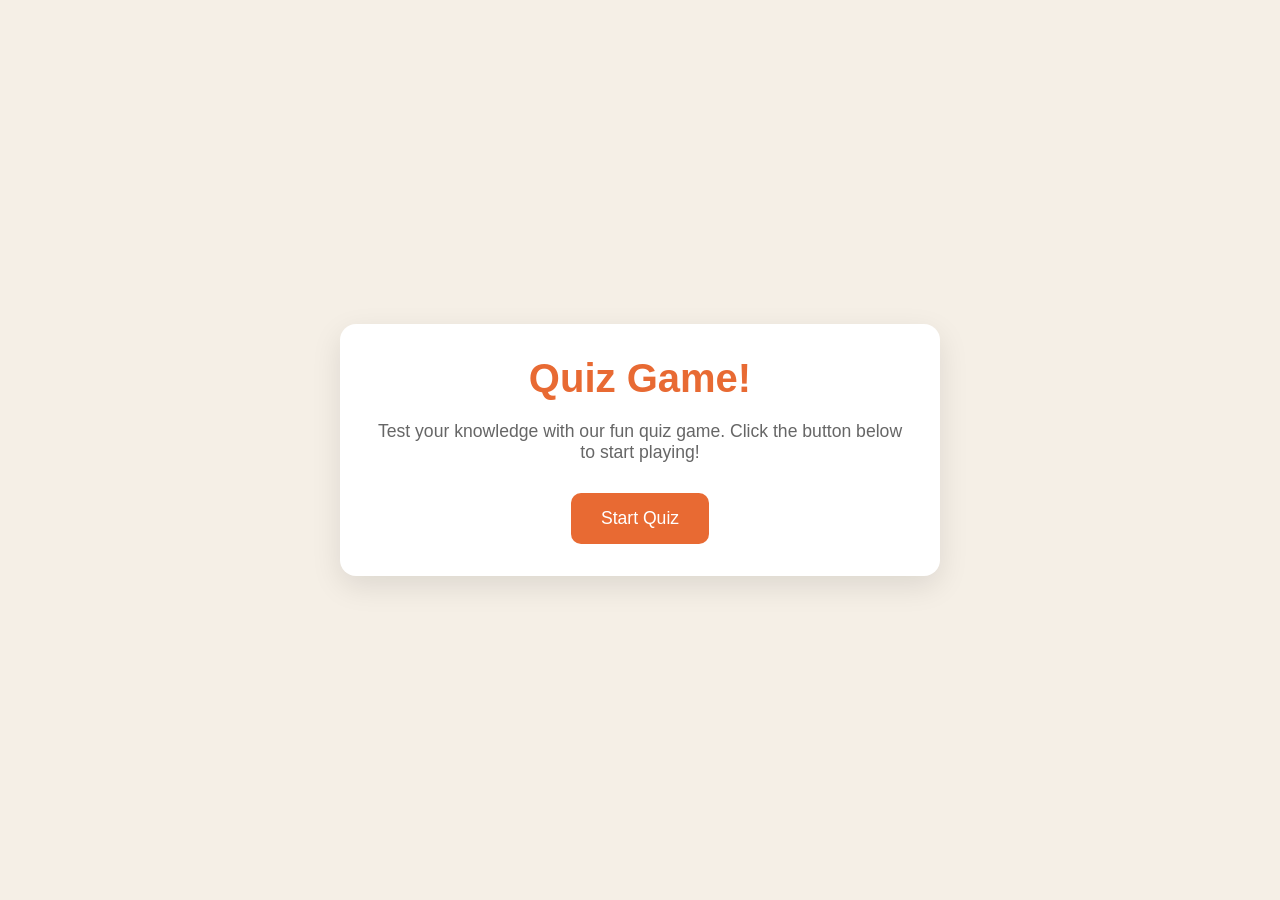
<file: 01-quiz-game/index.html>
<!DOCTYPE html>
<html lang="en">
<head>
    <meta charset="UTF-8">
    <meta name="viewport" content="width=device-width, initial-scale=1.0">
    <title>Quiz Game</title>
    <link rel="stylesheet" href="style.css">
</head>
<body>
    <div class="container"> 
        <div class="screen active" id="start-screen">
            <h1>Quiz Game!</h1>

            <p>Test your knowledge with our fun quiz game. Click the button below to start playing!</p>

            <button id="start-btn">Start Quiz</button>
        </div>

        <div class="screen" id="quiz-screen">
            <div id="quiz-header">
                <h2 id="question-text">Question text</h2>

                <div class="quiz-info">
                    <p>
                        Question <span id="current-question">1</span> of <span id="total-questions">5</span>
                    </p>

                    <p>
                        Score: <span id="score">0</span>
                    </p>           
                </div>
            </div>
 
            <div class="answers-container" id="answers-container">
                <!-- Answer buttons will be generated here -->
            </div>

            <div class="progress-bar">
                <div class="progress" id="progress"></div>
            </div>
        </div>

        <div class="screen" id="result-screen">
            <h1>Quiz Completed!</h1>
            <div class="result-info">
                <p>You scored <span id="final-score">0</span> out of <span id="max-score">5</span></p>
                
                <div id="result-message">Good job!</div>
            </div>

            <button id="restart-btn">Play Again</button>
        </div>
    </div>

    <script src="script.js"></script>   
</body>
</html>
</file>
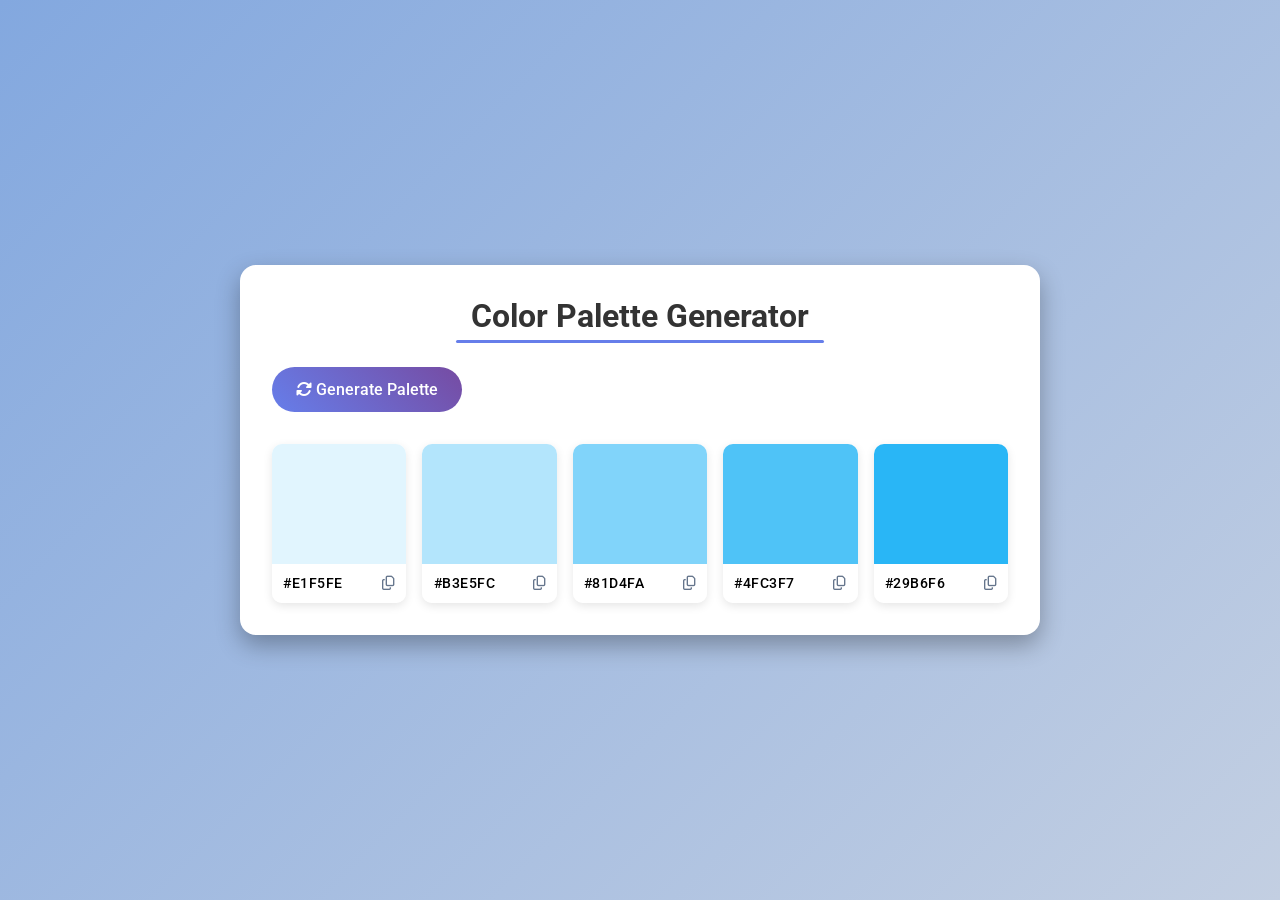
<file: 02-color-palette-generator/index.html>
<!DOCTYPE html>
<html lang="en">
  <head>
    <meta charset="UTF-8" />
    <meta name="viewport" content="width=device-width, initial-scale=1.0" />
    <title>Color Palette Generator</title>
    <link
      rel="stylesheet"
      href="https://cdnjs.cloudflare.com/ajax/libs/font-awesome/6.7.2/css/all.min.css"
      integrity="sha512-Evv84Mr4kqVGRNSgIGL/F/aIDqQb7xQ2vcrdIwxfjThSH8CSR7PBEakCr51Ck+w+/U6swU2Im1vVX0SVk9ABhg=="
      crossorigin="anonymous"
      referrerpolicy="no-referrer"
    />
    <link rel="stylesheet" href="style.css" />
  </head>
  <body>
    <div class="container">
      <h1>Color Palette Generator</h1>

      <button id="generate-btn">
        <i class="fas fa-sync-alt"></i>
        Generate Palette
      </button>

      <div class="palette-container">
        <!-- COLOR BOX 1 -->
        <div class="color-box">
          <div class="color" style="background-color: #e1f5fe"></div>
          <div class="color-info">
            <span class="hex-value">#E1F5FE</span>
            <i class="far fa-copy copy-btn" title="Copy to clipboard"></i>
          </div>
        </div>
        <!-- COLOR BOX 2 -->
        <div class="color-box">
          <div class="color" style="background-color: #b3e5fc"></div>
          <div class="color-info">
            <span class="hex-value">#B3E5FC</span>
            <i class="far fa-copy copy-btn" title="Copy to clipboard"></i>
          </div>
        </div>
        <!-- COLOR BOX 3 -->
        <div class="color-box">
          <div class="color" style="background-color: #81d4fa"></div>
          <div class="color-info">
            <span class="hex-value">#81D4FA</span>
            <i class="far fa-copy copy-btn" title="Copy to clipboard"></i>
          </div>
        </div>
        <!-- COLOR BOX 4 -->
        <div class="color-box">
          <div class="color" style="background-color: #4fc3f7"></div>
          <div class="color-info">
            <span class="hex-value">#4FC3F7</span>
            <i class="far fa-copy copy-btn" title="Copy to clipboard"></i>
          </div>
        </div>
        <!-- COLOR BOX 5 -->
        <div class="color-box">
          <div class="color" style="background-color: #29b6f6"></div>
          <div class="color-info">
            <span class="hex-value">#29B6F6</span>
            <i class="far fa-copy copy-btn" title="Copy to clipboard"></i>
          </div>
        </div>
      </div>
    </div>

    <script src="script.js"></script>
  </body>
</html>
</file>
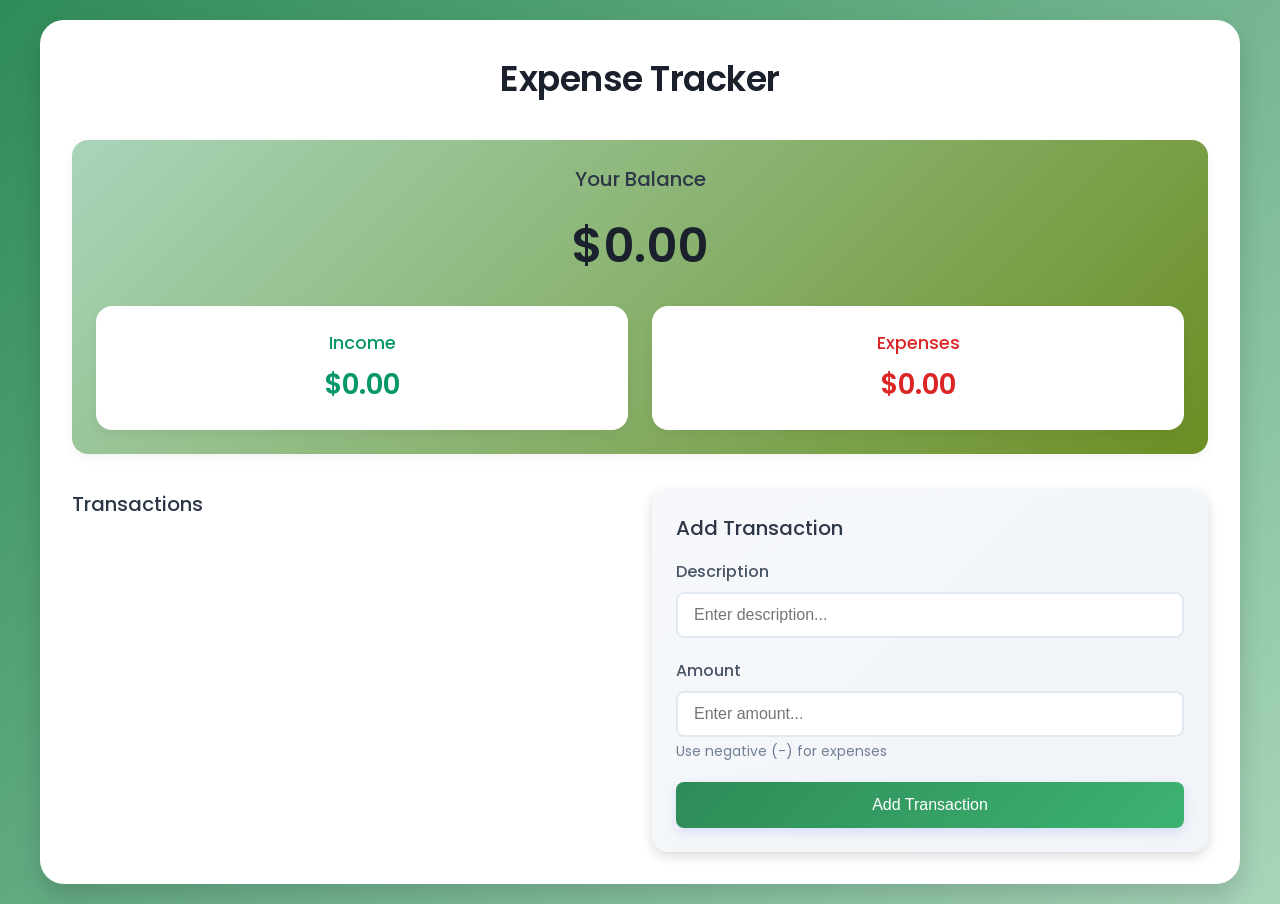
<file: 04-expense-tracker/index.html>
<!DOCTYPE html>
<html lang="en">
  <head>
    <meta charset="UTF-8" />
    <meta name="viewport" content="width=device-width, initial-scale=1.0" />
    <title>Expense Tracker</title>
    <link rel="stylesheet" href="style.css" />
    <link
      href="https://fonts.googleapis.com/css?family=Poppins:100,100italic,200,200italic,300,300italic,regular,italic,500,500italic,600,600italic,700,700italic,800,800italic,900,900italic"
      rel="stylesheet"
    />
  </head>
  <body>
    <div class="container">
      <h1>Expense Tracker</h1>

      <div class="balance-container">
        <h2>Your Balance</h2>
        <h1 id="balance">$0.00</h1>

        <div class="summary">
          <div class="income">
            <h3>Income</h3>
            <p id="income-amount">$0.00</p>
          </div>
          <div class="expenses">
            <h3>Expenses</h3>
            <p id="expense-amount">$0.00</p>
          </div>
        </div>
      </div>

      <div class="main-content">
        <div class="transaction-container">
          <h2>Transactions</h2>
          <ul id="transaction-list">
            <!-- TRANSACTIONS WILL BE INSERTED HERE -->
          </ul>
        </div>

        <div class="form-container">
          <h2>Add Transaction</h2>

          <form id="transaction-form">
            <div class="form-group">
              <label for="description">Description</label>
              <input type="text" id="description" placeholder="Enter description..." required />
            </div>

            <div class="form-group">
              <label for="amount">Amount</label>
              <input type="number" id="amount" placeholder="Enter amount..." required />
              <small>Use negative (-) for expenses</small>
            </div>

            <button type="submit">Add Transaction</button>
          </form>
        </div>
      </div>
    </div>

    <script src="script.js"></script>
  </body>
</html>
</file>
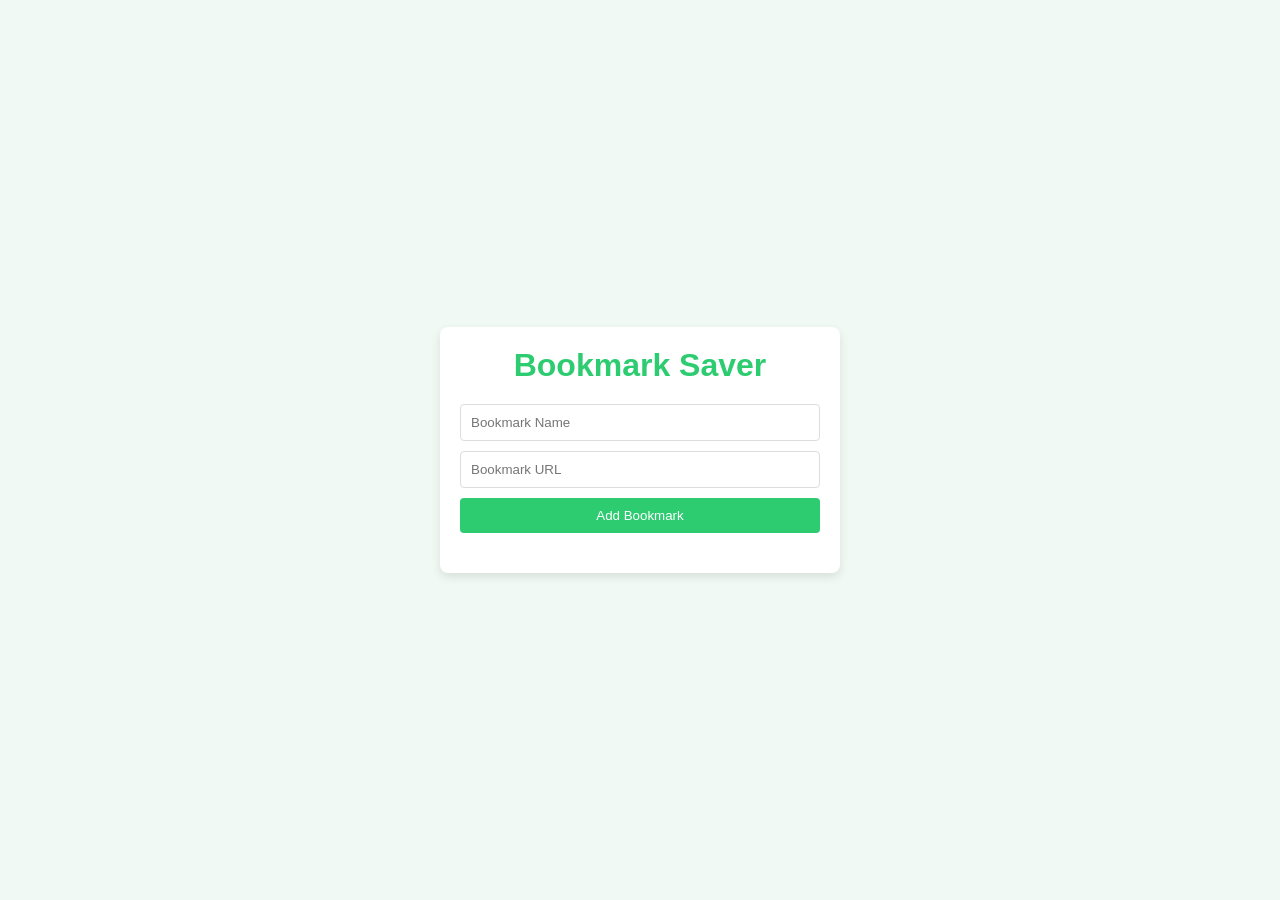
<file: 05-bookmark-saver/index.html>
<!DOCTYPE html>
<html lang="en">
  <head>
    <meta charset="UTF-8" />
    <meta name="viewport" content="width=device-width, initial-scale=1.0" />
    <title>Bookmark Saver</title>
    <link rel="stylesheet" href="style.css" />
  </head>
  <body>
    <div class="app-container">
      <h1>Bookmark Saver</h1>
      <div class="input-container">
        <input type="text" id="bookmark-name" placeholder="Bookmark Name" />
        <input type="url" id="bookmark-url" placeholder="Bookmark URL" />
        <button id="add-bookmark">Add Bookmark</button>
      </div>

      <ul id="bookmark-list"></ul>
    </div>

    <script src="script.js"></script>
  </body>
</html>
</file>
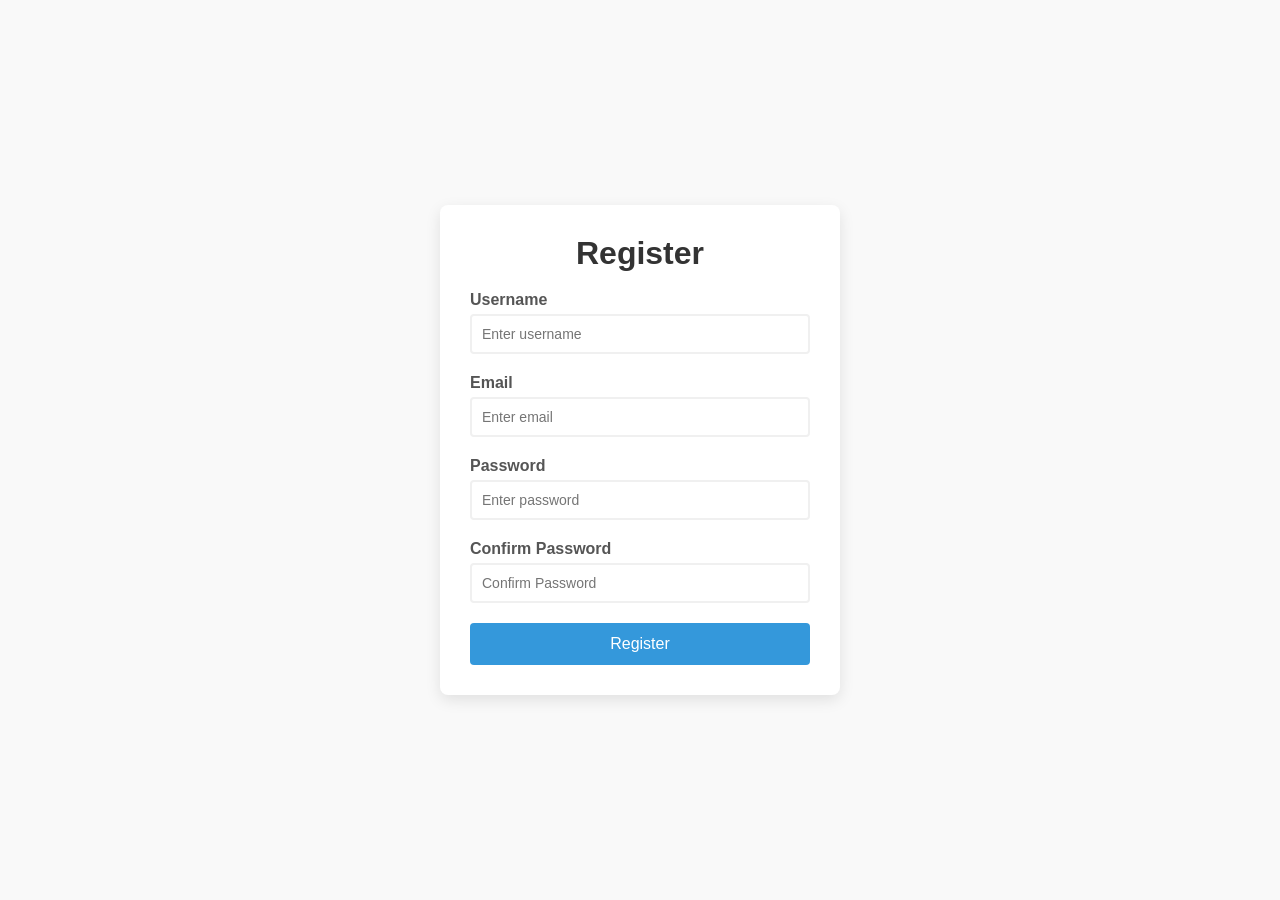
<file: 06-form-validator/index.html>
<!DOCTYPE html>
<html lang="en">
  <head>
    <meta charset="UTF-8" />
    <meta name="viewport" content="width=device-width, initial-scale=1.0" />
    <title>Form Validator</title>
    <link rel="stylesheet" href="style.css" />
  </head>
  <body>
    <div class="container">
      <form id="registration-form">
        <h1>Register</h1>

        <!-- username -->
        <div class="form-group">
          <label for="username">Username</label>
          <input type="text" id="username" placeholder="Enter username" />
          <small></small>
        </div>
        <!-- email -->
        <div class="form-group">
          <label for="email">Email</label>
          <input type="email" id="email" placeholder="Enter email" />
          <small></small>
        </div>
        <!-- password -->
        <div class="form-group">
          <label for="password">Password</label>
          <input type="password" id="password" placeholder="Enter password" />
          <small></small>
        </div>
        <!-- confirm password -->
        <div class="form-group">
          <label for="confirmPassword">Confirm Password</label>
          <input type="password" id="confirmPassword" placeholder="Confirm Password" />
          <small></small>
        </div>
        <!-- submit btn -->
        <button type="submit">Register</button>
      </form>
    </div>

    <script src="script.js"></script>
  </body>
</html>
</file>
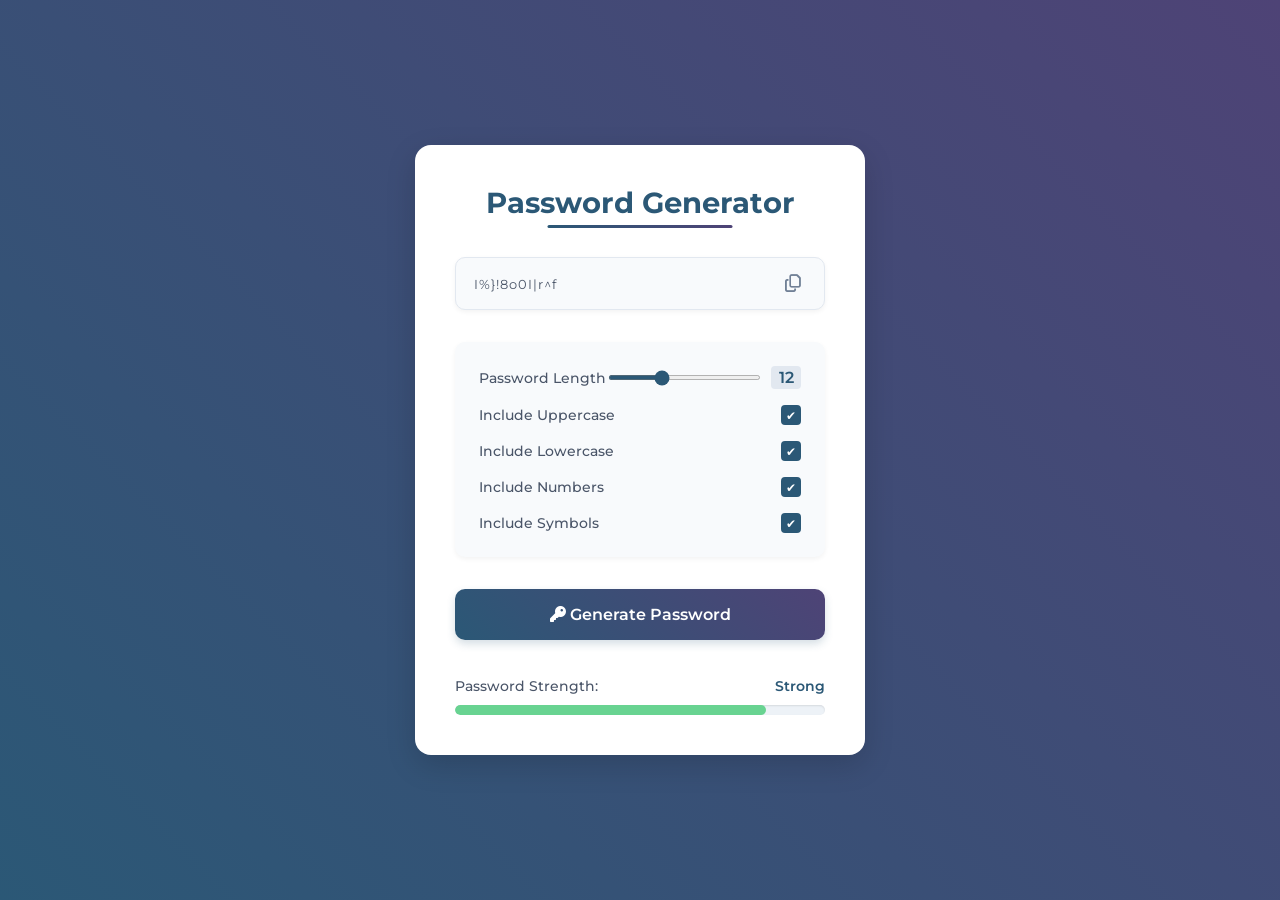
<file: 07-password-generator/index.html>
<!DOCTYPE html>
<html lang="en">
  <head>
    <meta charset="UTF-8" />
    <meta name="viewport" content="width=device-width, initial-scale=1.0" />
    <title>Password Generator</title>
    <link rel="stylesheet" href="style.css" />
    <link
      rel="stylesheet"
      href="https://cdnjs.cloudflare.com/ajax/libs/font-awesome/6.7.2/css/all.min.css"
      integrity="sha512-Evv84Mr4kqVGRNSgIGL/F/aIDqQb7xQ2vcrdIwxfjThSH8CSR7PBEakCr51Ck+w+/U6swU2Im1vVX0SVk9ABhg=="
      crossorigin="anonymous"
      referrerpolicy="no-referrer"
    />
  </head>
  <body>
    <div class="container">
      <h1>Password Generator</h1>

      <!-- password container -->
      <div class="password-container">
        <input type="text" readonly id="password" />
        <i class="far fa-copy" id="copy-btn" title="Copy to clipboard"></i>
      </div>

      <!-- options -->
      <div class="options">
        <!-- password length -->
        <div class="option">
          <label for="length">Password Length</label>
          <div class="range-container">
            <input type="range" id="length" min="6" max="24" value="12" />
            <span id="length-value">12</span>
          </div>
        </div>
        <!-- include uppercase -->
        <div class="option">
          <label for="uppercase">Include Uppercase</label>
          <input type="checkbox" id="uppercase" checked />
        </div>
        <!-- include lowercase -->
        <div class="option">
          <label for="lowercase">Include Lowercase</label>
          <input type="checkbox" id="lowercase" checked />
        </div>
        <!-- include numbers -->
        <div class="option">
          <label for="numbers">Include Numbers</label>
          <input type="checkbox" id="numbers" checked />
        </div>
        <!-- include symbols -->
        <div class="option">
          <label for="symbols">Include Symbols</label>
          <input type="checkbox" id="symbols" checked />
        </div>
      </div>

      <button id="generate-btn">
        <i class="fas fa-key"></i>
        Generate Password
      </button>

      <div class="strength-container">
        <p>Password Strength: <span id="strength-label">Medium</span></p>

        <div class="strength-meter">
          <div class="strength-bar"></div>
        </div>
      </div>
    </div>

    <script src="script.js"></script>
  </body>
</html>
</file>
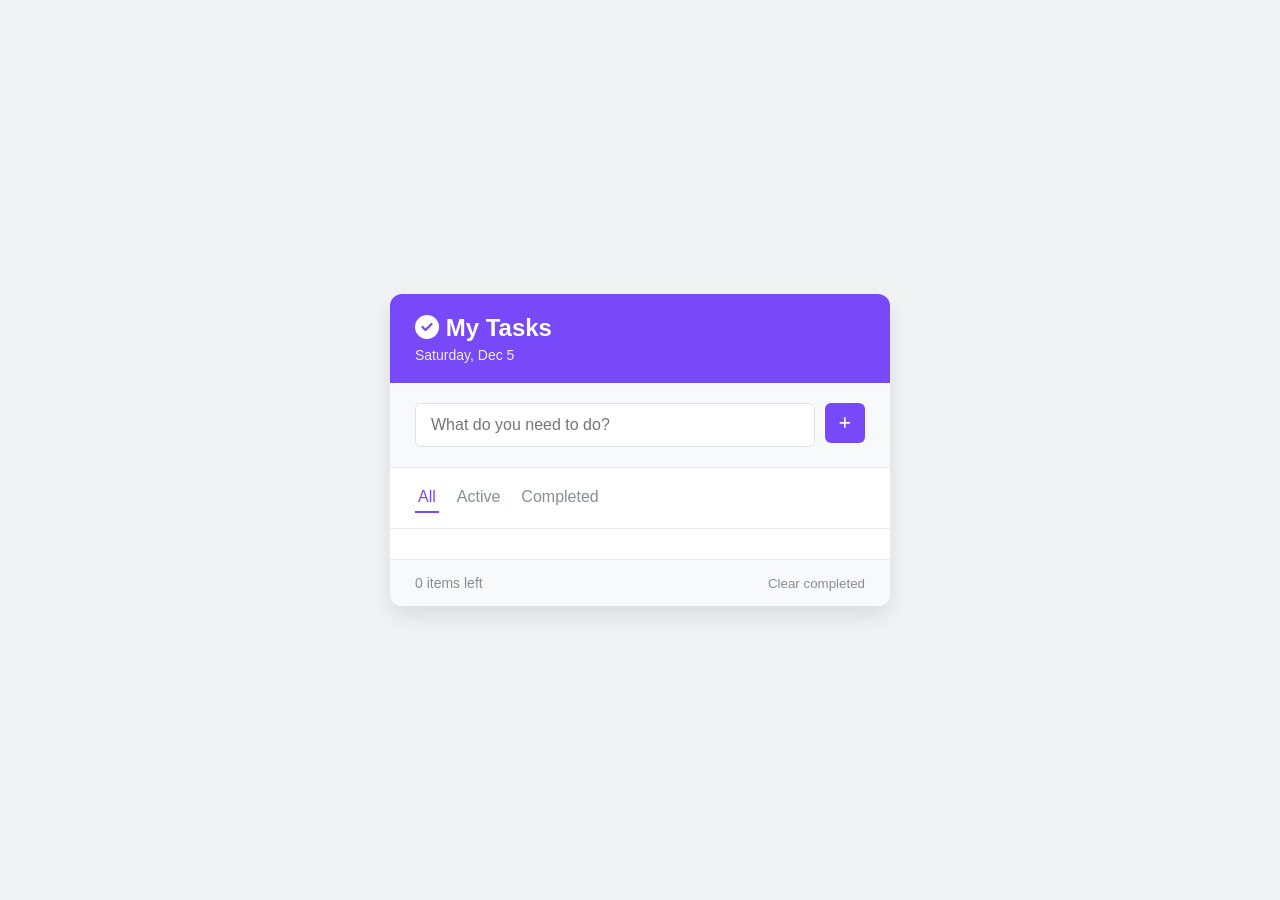
<file: 08-todo-app/index.html>
<!DOCTYPE html>
<html lang="en">
  <head>
    <meta charset="UTF-8" />
    <meta name="viewport" content="width=device-width, initial-scale=1.0" />
    <title>Todo App</title>
    <link rel="stylesheet" href="style.css" />
    <link
      rel="stylesheet"
      href="https://cdnjs.cloudflare.com/ajax/libs/font-awesome/6.7.2/css/all.min.css"
      integrity="sha512-Evv84Mr4kqVGRNSgIGL/F/aIDqQb7xQ2vcrdIwxfjThSH8CSR7PBEakCr51Ck+w+/U6swU2Im1vVX0SVk9ABhg=="
      crossorigin="anonymous"
      referrerpolicy="no-referrer"
    />
  </head>
  <body>
    <div class="app">
      <header>
        <h1>
          <i class="fas fa-check-circle"></i>
          My Tasks
        </h1>
        <p id="date"></p>
      </header>

      <div class="todo-input">
        <input type="text" id="task-input" placeholder="What do you need to do?" />
        <button id="add-task">
          <i class="fas fa-plus"></i>
        </button>
      </div>

      <div class="filters">
        <span class="filter active" data-filter="all"> All </span>
        <span class="filter" data-filter="active"> Active </span>
        <span class="filter" data-filter="completed"> Completed </span>
      </div>

      <div class="todos-container">
        <ul id="todos-list">
          <!-- li will be inserted right here later in the video -->
          <!-- <li class="todo-item">
            <label class="checkbox-container">
              <input type="checkbox" class="todo-checkbox" />
              <span class="checkmark"></span>
            </label>
            <span class="todo-item-text">Buy groceries</span>
            <button class="delete-btn"><i class="fas fa-times"></i></button>
          </li> -->
        </ul>
        <div class="empty-state hidden">
          <i class="fas fa-clipboard-list"></i>
          <p>No tasks here yet</p>
        </div>
      </div>

      <footer>
        <p id="items-left">0 items left</p>
        <button id="clear-completed">Clear completed</button>
      </footer>
    </div>

    <script src="script.js"></script>
  </body>
</html>
</file>
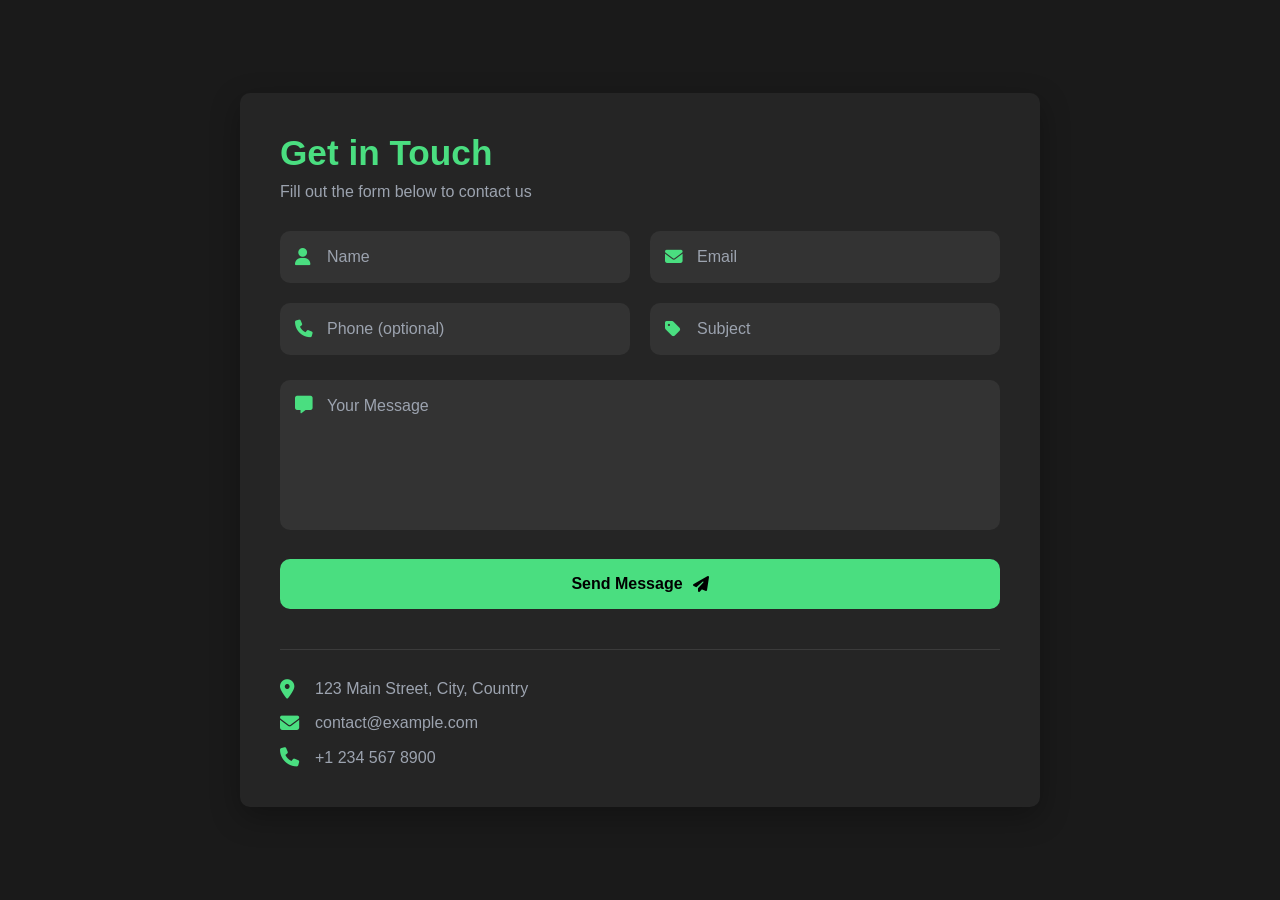
<file: 09-contact-form/index.html>
<!DOCTYPE html>
<html lang="en">
  <head>
    <meta charset="UTF-8" />
    <meta name="viewport" content="width=device-width, initial-scale=1.0" />
    <title>Contact Form</title>
    <link rel="stylesheet" href="style.css" />
    <link
      rel="stylesheet"
      href="https://cdnjs.cloudflare.com/ajax/libs/font-awesome/6.7.2/css/all.min.css"
      integrity="sha512-Evv84Mr4kqVGRNSgIGL/F/aIDqQb7xQ2vcrdIwxfjThSH8CSR7PBEakCr51Ck+w+/U6swU2Im1vVX0SVk9ABhg=="
      crossorigin="anonymous"
      referrerpolicy="no-referrer"
    />
  </head>
  <body>
    <div class="container">
      <div class="form-container">
        <h1>Get in Touch</h1>
        <p>Fill out the form below to contact us</p>

        <form>
          <div class="input-group">
            <div class="input-field">
              <i class="fas fa-user"></i>
              <input type="text" placeholder="Name" required />
            </div>

            <div class="input-field">
              <i class="fas fa-envelope"></i>
              <input type="email" placeholder="Email" required />
            </div>

            <div class="input-field">
              <i class="fas fa-phone"></i>
              <input type="tel" placeholder="Phone (optional)" />
            </div>

            <div class="input-field">
              <i class="fas fa-tag"></i>
              <input type="text" placeholder="Subject" required />
            </div>
          </div>

          <div class="message-field">
            <i class="fas fa-message"></i>
            <textarea placeholder="Your Message" required></textarea>
          </div>

          <button type="submit">
            <div class="btn-content">
              <span>Send Message</span>
              <i class="fas fa-paper-plane"></i>
            </div>
          </button>
        </form>

        <div class="contact-info">
          <div class="info-item">
            <i class="fas fa-map-marker-alt"></i>
            <span>123 Main Street, City, Country</span>
          </div>
          <div class="info-item">
            <i class="fas fa-envelope"></i>
            <span>contact@example.com</span>
          </div>

          <div class="info-item">
            <i class="fas fa-phone"></i>
            <span>+1 234 567 8900</span>
          </div>
        </div>
      </div>
    </div>
    <script src="script.js"></script>
  </body>
</html>
</file>
<file: 01-quiz-game/style.css>
/* Basic Reset */

* {
  margin: 0;
  padding: 0;
  box-sizing: border-box;
}

body {
  background: #f5efe6;
  display: flex;
  justify-content: center;
  align-items: center;
  min-height: 100vh;
  padding: 1rem;
  font-family: sans-serif;
}

.container {
  background-color: white;
  border-radius: 1rem;
  box-shadow: 0 10px 30px rgba(0, 0, 0, 0.1);
  width: 100%;
  max-width: 600px;
  overflow: hidden;
  position: relative;
}

/* SCREENS */
.screen {
  display: none;
  padding: 2rem;
  text-align: center;
}

.screen.active {
  display: block;
}

/* START SCREEN */

#start-screen h1 {
  color: #e86a33;
  margin-bottom: 20px;
  font-size: 2.5rem;
}

#start-screen p {
  color: #666;
  margin-bottom: 30px;
  font-size: 1.1rem;
}

.quiz-header {
  margin-bottom: 1rem;
}

#question-text {
  color: #333;
  font-size: 1.5rem;
  margin-bottom: 1rem;
  line-height: 1.4;
}

.quiz-info {
  display: flex;
  justify-content: space-between;
  color: #666;
  margin-bottom: 10px;
}

.answers-container {
  display: flex;
  flex-direction: column;
  gap: 10px;
  margin-bottom: 25px;
}

.answer-btn {
  background-color: #f8f0e5;
  color: #333;
  border: 2px solid #eadbc8;
  border-radius: 10px;
  padding: 1rem;
  cursor: pointer;
  text-align: left;
  transition: all 0.3s ease;
}

.answer-btn:hover {
  background-color: #eadbc8;
  border-color: #dac0ae;
}

.answer-btn.correct {
  background-color: #e6fff0;
  border-color: #a3f0c4;
  color: #28a745;
}

.answer-btn.incorrect {
  background-color: #fff0f0;
  border-color: #ffbdbd;
  color: #dc3545;
}

.progress-bar {
  height: 10px;
  background-color: #f8f0e5;
  border-radius: 5px;
  overflow: hidden;
  margin-top: 20px;
}

.progress {
  height: 100%;
  background-color: #e86a33;
  width: 0%;
  transition: width 0.3s ease;
}

/* RESULT SCREEN */

#result-screen h1 {
  color: #e86a33;
  margin-bottom: 30px;
}

.result-info {
  background-color: #f8f0e5;
  border-radius: 10px;
  padding: 20px;
  margin-bottom: 30px;
}

.result-info p {
  font-size: 1.2rem;
  color: #333;
  margin-bottom: 1rem;
}

#result-message {
  font-size: 1.5rem;
  font-weight: 600;
  color: #e86a33;
}

button {
  background-color: #e86a33;
  color: white;
  border: none;
  border-radius: 10px;
  padding: 15px 30px;
  font-size: 1.1rem;
  cursor: pointer;
  transition: background-color 0.3s ease;
}

button:hover {
  background-color: #d45b28;
}

/* RESPONSIVE DESIGN */
@media (max-width: 500px) {
  /* when we hit 500px and below, implement the styles below */

  .screen {
    padding: 1rem;
  }

  #start-screen h1 {
    font-size: 2rem;
  }

  #question-text {
    font-size: 1.3rem;
  }

  .answer-btn {
    padding: 12px;
  }

  button {
    padding: 12px 25px;
    font-size: 1rem;
  }
}
</file>
<file: 02-color-palette-generator/style.css>
/* Basic Reset */
@import url('https://fonts.googleapis.com/css2?family=Roboto:ital,wght@0,100..900;1,100..900&display=swap');
* {
  margin: 0;
  padding: 0;
  box-sizing: border-box;
  font-family: 'Roboto', sans-serif;
}

body {
  background: linear-gradient(135deg, #83a8df, #c3cfe2);
  min-height: 100vh;
  display: flex;
  align-items: center;
  justify-content: center;
  padding: 20px;
}

.container {
  background-color: #fff;
  border-radius: 1rem;
  padding: 2rem;
  width: 100%;
  max-width: 800px;
  box-shadow: 0 10px 25px rgba(0, 0, 0, 0.3);
}

h1 {
  text-align: center;
  margin-bottom: 1.5rem;
  color: #333;
  position: relative;
  padding-bottom: 0.5rem;
}

h1::after {
  content: "";
  position: absolute;
  bottom: 0;
  left: 50%;
  transform: translateX(-50%);
  width: 50%;
  height: 3px;
  background-color: #667eea;
  border-radius: 2px;
}

#generate-btn {
  background: linear-gradient(45deg, #667eea, #764ba2);
  color: white;
  border: none;
  padding: 0.8rem 1.5rem;
  border-radius: 50px;
  cursor: pointer;
  font-weight: 500;
  margin-bottom: 2rem;
  font-size: 1rem;
}

#generate-btn:hover {
  transform: translateY(-2px);
  box-shadow: 0 6px 10px rgba(102, 126, 234, 0.3);
}

#generate-btn:active {
  transform: translateY(0);
}

.palette-container {
  display: grid;
  gap: 1rem;
  grid-template-columns: repeat(auto-fit, minmax(130px, 1fr));
}

.color-box {
  border-radius: 10px;
  overflow: hidden;
  box-shadow: 0 3px 10px rgba(0, 0, 0, 0.1);
  transition: transform 0.2s;
}

.color-box:hover {
  transform: translateY(-5px);
}

.color {
  height: 120px;
  cursor: pointer;
}

.color-info {
  background-color: #fff;
  padding: 0.7rem;
  display: flex;
  align-items: center;
  justify-content: space-between;
  font-size: 0.9rem;
}

.hex-value {
  font-weight: 500;
  letter-spacing: 0.5px;
}

.copy-btn {
  cursor: pointer;
  color: #64748b;
  transition: color 0.2s;
}

.copy-btn:hover {
  color: #667eea;
}

@media (max-width: 768px) {
  .palette-container {
    grid-template-columns: repeat(auto-fit, minmax(100px, 1fr));
  }
}
</file>
<file: 04-expense-tracker/style.css>
* {
  margin: 0;
  padding: 0;
  box-sizing: border-box;
}

body {
  background: linear-gradient(135deg, #2e8b57, #a8d5ba);
  min-height: 100vh;
  font-family: "Poppins", sans-serif;
  display: flex;
  align-items: center;
  justify-content: center;
  padding: 20px;
  color: #2d3436;
}

.container {
  width: 100%;
  max-width: 1200px;
  background-color: #fff;
  padding: 2rem;
  border-radius: 24px;
  box-shadow: 0 12px 24px rgba(0, 0, 0, 0.15);
}

h1 {
  text-align: center;
  color: #1a202c;
  margin-bottom: 35px;
  font-size: 2.2rem;
  font-weight: 600;
  letter-spacing: -0.5px;
}

h2 {
  color: #2d3748;
  margin-bottom: 1rem;
  font-size: 1.25rem;
  font-weight: 500;
}

.balance-container {
  text-align: center;
  margin-bottom: 35px;
  padding: 24px;
  background: linear-gradient(135deg, #a8d5ba, #6b8e23);
  border-radius: 1rem;
  box-shadow: 0 4px 12px rgba(0, 0, 0, 0.05);
}

.balance-container h1 {
  font-size: 3rem;
  margin: 15px 0;
}

.summary {
  display: grid;
  grid-template-columns: 1fr 1fr;
  gap: 24px;
  margin-top: 24px;
}

.main-content {
  display: grid;
  grid-template-columns: 1fr 1fr;
  gap: 24px;
}

.income,
.expenses {
  background-color: white;
  padding: 24px;
  border-radius: 1rem;
  box-shadow: 0 4px 12px rgba(0, 0, 0, 0.05);
  transition: transform 0.2s ease;
}

.income:hover,
.expenses:hover {
  transform: translateY(-2px);
}

.income h3 {
  color: #059669;
  font-size: 1.1rem;
  font-weight: 500;
}

.expenses h3 {
  color: #dc2626;
  font-size: 1.1rem;
  font-weight: 500;
}

.income p,
.expenses p {
  margin-top: 8px;
  font-size: 1.75rem;
  font-weight: 600;
}

.income p {
  color: #059669;
}

.expenses p {
  color: #dc2626;
}

.transaction-container {
  height: 100%;
  display: flex;
  flex-direction: column;
}

#transaction-list {
  list-style: none;
  max-height: 500px;
  overflow-y: auto;
  padding-right: 8px;
  flex-grow: 1;
}

#transaction-list::-webkit-scrollbar {
  width: 8px;
}

#transaction-list::-webkit-scrollbar-track {
  /* track is the bg of the scrollbar */
  background-color: #f1f1f1;
  border-radius: 4px;
}
#transaction-list::-webkit-scrollbar-thumb {
  /* thumb is the draggble part of the scrollbar */
  background-color: #cbd5e0;
  border-radius: 4px;
}
#transaction-list::-webkit-scrollbar-thumb:hover {
  background-color: #a0aec0;
}

.transaction {
  display: flex;
  justify-content: space-between;
  align-items: center;
  padding: 1rem 1.2rem;
  margin-bottom: 12px;
  border-radius: 12px;
  background-color: #fff;
  box-shadow: 0 2px 8px rgba(0, 0, 0, 0.05);
  transition: all 0.2s ease;
  border-right: 5px solid;
  animation: slideIn 0.3s ease;
}

@keyframes slideIn {
  from {
    opacity: 0;
    transform: translateX(-20px);
  }

  to {
    opacity: 1;
    transform: translateX(0px);
  }
}

.transaction:hover {
  transform: translateX(4px);
  box-shadow: 0 4px 12px rgba(0, 0, 0, 0.1);
}

.transaction.income {
  border-right-color: #059669;
}

.transaction.expense {
  border-right-color: #dc2626;
}

.transaction .delete-btn {
  background: none;
  border: none;
  color: #dc2626;
  cursor: pointer;
  font-size: 1.4rem;
  opacity: 0;
  transition: all 0.2s ease;
  padding: 4px 8px;
  border-radius: 4px;
  margin-left: 12px;
}

.transaction:hover .delete-btn {
  opacity: 1;
}

.transaction .delete-btn:hover {
  background-color: #fee2e2;
  transform: scale(1.1);
}

.form-container {
  background: linear-gradient(135deg, #f6f8fb, #f1f4f8);
  padding: 24px;
  border-radius: 16px;
  box-shadow: 0 4px 12px rgba(0, 0, 0, 0.15);
  height: 100%;
  display: flex;
  flex-direction: column;
}

.form-container form {
  height: 100%;
  display: flex;
  flex-direction: column;
}

.form-group {
  margin-bottom: 20px;
}

label {
  display: block;
  margin-bottom: 8px;
  color: #4a5568;
  font-weight: 500;
}

input {
  width: 100%;
  padding: 12px 16px;
  border: 2px solid #e2e8f0;
  border-radius: 8px;
  font-size: 1rem;
  transition: all 0.2s ease;
  background-color: white;
}

input:focus {
  outline: none;
  border-color: #667eea;
  box-shadow: 0 0 0 3px rgba(102, 126, 234, 0.1);
}

input:hover {
  border-color: #cbd5e0;
}

small {
  color: #718096;
  font-size: 0.875rem;
  margin-top: 4px;
  display: block;
}

button[type="submit"] {
  width: 100%;
  padding: 14px;
  background: linear-gradient(135deg, #2e8b57 0%, #3cb371 100%);
  color: white;
  border: none;
  border-radius: 8px;
  cursor: pointer;
  font-size: 1rem;
  font-weight: 500;
  transition: all 0.2s ease;
  box-shadow: 0 4px 12px rgba(102, 126, 234, 0.2);
  margin-top: auto;
}

button[type="submit"]:hover {
  transform: translateY(-2px);
  box-shadow: 0 6px 16px rgba(102, 126, 234, 0.3);
}

button[type="submit"]:active {
  transform: translateY(0);
}

/* responsiveness */

@media (max-width: 900px) {
  .main-content {
    grid-template-columns: 1fr;
  }

  #transaction-list {
    max-height: 300px;
  }
}

@media (max-width: 480px) {
  .container {
    padding: 24px;
  }

  .summary {
    grid-template-columns: 1fr;
    gap: 16px;
  }

  .balance-container h1 {
    font-size: 2.5rem;
  }

  .income p,
  .expenses p {
    font-size: 1.5rem;
  }

  .transaction {
    padding: 14px 16px;
  }

  h1 {
    font-size: 1.8rem;
  }
}
</file>
<file: 05-bookmark-saver/style.css>
* {
  margin: 0;
  padding: 0;
  box-sizing: border-box;
}

body {
  font-family: sans-serif;
  background-color: #f0f9f4;
  color: #333;
  display: flex;
  justify-content: center;
  align-items: center;
  height: 100vh;
}

.app-container {
  background-color: #fff;
  padding: 20px;
  border-radius: 8px;
  box-shadow: 0 4px 10px rgba(0, 0, 0, 0.1);
  max-width: 400px;
  width: 90%;
  text-align: center;
}

h1 {
  color: #2ecc71;
  margin-bottom: 20px;
}

.input-container {
  display: flex;
  flex-direction: column;
  gap: 10px;
  margin-bottom: 20px;
}

input {
  padding: 10px;
  border-radius: 4px;
  border: 1px solid #ddd;
}

button {
  padding: 10px;
  background-color: #2ecc71;
  color: white;
  border: none;
  border-radius: 4px;
  cursor: pointer;
  transition: background-color 0.3s ease;
}

button:hover {
  background-color: #27ae60;
}

#bookmark-list {
  list-style: none;
  padding: 0;
}

#bookmark-list li {
  background-color: #f9f9f9;
  padding: 10px;
  border: 1px solid #ddd;
  border-radius: 4px;
  margin-bottom: 10px;
  display: flex;
  justify-content: space-between;
  align-items: center;
}

#bookmark-list a {
  color: #2ecc71;
  text-decoration: none;
}

#bookmark-list button {
  background-color: #e74c3c;
  padding: 5px 10px;
}

#bookmark-list button:hover {
  background-color: #c0392b;
}
</file>
<file: 06-form-validator/style.css>
* {
  margin: 0;
  padding: 0;
  box-sizing: border-box;
}

body {
  background-color: #f9f9f9;
  font-family: sans-serif;
  display: flex;
  align-items: center;
  justify-content: center;
  min-height: 100vh;
}

.container {
  background-color: #fff;
  border-radius: 8px;
  box-shadow: 0px 5px 15px rgba(0, 0, 0, 0.1);
  width: 100%;
  max-width: 400px;
  padding: 30px;
  overflow: hidden;
}

h1 {
  text-align: center;
  color: #333;
  margin-bottom: 1.2rem;
}

.form-group {
  margin-bottom: 20px;
  position: relative;
}

label {
  display: block;
  margin-bottom: 5px;
  color: #555;
  font-weight: bold;
}

input {
  border: 2px solid #f0f0f0;
  border-radius: 4px;
  display: block;
  width: 100%;
  padding: 10px;
  font-size: 14px;
  transition: border-color 0.3s;
}

input:focus {
  outline: none;
  border-color: #3498db;
}

small {
  visibility: hidden;
  position: absolute;
  bottom: -18px;
  left: 0;
  font-size: 12px;
}

button {
  cursor: pointer;
  background: #3498db;
  border: none;
  color: white;
  display: block;
  font-size: 1rem;
  margin-top: 20px;
  padding: 12px;
  border-radius: 4px;
  width: 100%;
  transition: background-color 0.3s;
}

button:hover {
  background-color: #2980b9;
}

.form-group.error input {
  border-color: #e74c3c;
}

.form-group.success input {
  border-color: #2ecc71;
}

.form-group.error small {
  visibility: visible;
  color: #e74c3c;
}
</file>
<file: 07-password-generator/style.css>
@import url(https://fonts.googleapis.com/css?family=Montserrat:100,200,300,regular,500,600,700,800,900,100italic,200italic,300italic,italic,500italic,600italic,700italic,800italic,900italic);

:root {
  --primary-color: #2b5876;
  --secondary-color: #4e4376;
  --weak-color: #fc8181;
  --medium-color: #fbd38d;
  --strong-color: #68d391;
}

* {
  margin: 0;
  padding: 0;
  box-sizing: border-box;
  font-family: "Montserrat", sans-serif;
}

body {
  background: linear-gradient(45deg, var(--primary-color), var(--secondary-color));
  min-height: 100vh;
  display: flex;
  justify-content: center;
  align-items: center;
  color: #333;
  padding: 20px;
}

.container {
  background-color: #fff;
  padding: 2.5rem;
  border-radius: 1rem;
  box-shadow: 0 10px 30px rgba(0, 0, 0, 0.15);
  width: 90%;
  max-width: 450px;
}

h1 {
  text-align: center;
  margin-bottom: 1.8rem;
  color: var(--primary-color);
  font-size: 1.8rem;
  font-weight: 700;
  position: relative;
  padding-bottom: 0.5rem;
}

h1::after {
  content: "";
  position: absolute;
  bottom: 0;
  left: 50%;
  transform: translateX(-50%);
  width: 50%;
  height: 3px;
  background: linear-gradient(90deg, var(--primary-color), var(--secondary-color));
  border-radius: 2px;
}

.password-container {
  margin-bottom: 2rem;
  background-color: #f8fafc;
  border-radius: 10px;
  border: 1px solid #e2e8f0;
  overflow: hidden;
  box-shadow: 0 2px 5px rgba(0, 0, 0, 0.05);
  display: flex;
  align-items: center;
  justify-content: space-between;
  padding: 0 1rem 0 0;
}

#password {
  width: 100%;
  padding: 1.1rem;
  padding-right: 50px;
  border: none;
  background: transparent;
  color: #4a5568;
  letter-spacing: 1px;
  outline: none;
  border-radius: 10px;
}

#copy-btn {
  cursor: pointer;
  color: #718096;
  font-size: 1.1rem;
  width: 35px;
  height: 35px;
  display: flex;
  align-items: center;
  justify-content: center;
  border-radius: 50%;
}

#copy-btn:hover {
  color: var(--primary-color);
}

.options {
  margin-bottom: 2rem;
  background-color: #f8fafc;
  padding: 1.5rem;
  border-radius: 10px;
  box-shadow: 0 2px 5px rgba(0, 0, 0, 0.05);
}

.option {
  display: flex;
  justify-content: space-between;
  align-items: center;
  margin-bottom: 1rem;
}

.option:last-child {
  margin-bottom: 0;
}

.option label {
  font-size: 0.9rem;
  color: #4a5568;
  font-weight: 500;
}

.range-container {
  display: flex;
  align-items: center;
  gap: 10px;
  width: 60%;
}

input[type="range"] {
  accent-color: var(--primary-color);
  height: 5px;
  cursor: pointer;
  flex: 1;
}

input[type="checkbox"] {
  width: 20px;
  height: 20px;
  border: 2px solid var(--primary-color);
  appearance: none;
  border-radius: 4px;
  cursor: pointer;
  outline: none;
  position: relative;
  transition: all 0.3s;
}

input[type="checkbox"]:checked {
  background-color: var(--primary-color);
}

input[type="checkbox"]:checked::after {
  content: "\2714";
  position: absolute;
  color: white;
  left: 50%;
  top: 50%;
  transform: translate(-50%, -50%);
  font-size: 12px;
}

#length-value {
  font-weight: 600;
  color: var(--primary-color);
  width: 30px;
  text-align: center;
  background: #e2e8f0;
  border-radius: 4px;
  padding: 2px 5px;
}

button {
  width: 100%;
  padding: 1rem;
  background: linear-gradient(45deg, var(--primary-color), var(--secondary-color));
  color: white;
  border: none;
  border-radius: 10px;
  font-size: 1rem;
  font-weight: 600;
  cursor: pointer;
  transition: all 0.3s;
  margin-bottom: 1.5rem;
  box-shadow: 0 4px 8px rgba(43, 88, 118, 0.2);
}

button:hover {
  transform: translateY(-2px);
}

button:active {
  transform: translateY(0);
}

.strength-container {
  margin-top: 0.8rem;
}

.strength-container p {
  font-size: 0.9rem;
  color: #4a5568;
  margin-bottom: 0.6rem;
  display: flex;
  justify-content: space-between;
  font-weight: 500;
}

#strength-label {
  color: var(--primary-color);
  font-weight: 600;
}

.strength-meter {
  height: 10px;
  background-color: #edf2f7;
  border-radius: 5px;
  margin-top: 0.5rem;
  overflow: hidden;
  box-shadow: inset 0 1px 2px rgba(0, 0, 0, 0.1);
}

.strength-bar {
  height: 100%;
  width: 0;
  min-width: 5%;
  background-color: var(--weak-color);
  transition: all 0.3s ease;
  border-radius: 5px;
}

@media (max-width: 768px) {
  .container {
    width: 95%;
    padding: 1.8rem;
  }

  h1 {
    font-size: 1.6rem;
  }

  .option label {
    font-size: 0.9rem;
  }
}
</file>
<file: 08-todo-app/style.css>
* {
  margin: 0;
  padding: 0;
  box-sizing: border-box;
}

:root {
  --primary: #7749f8;
  --primary-light: #9775fa;
  --dark: #212529;
  --light: #f8f9fa;
  --gray: #868e96;
  --danger: #fa5252;
  --success: #40c057;
  --border: #e9ecef;
}

body {
  font-family: sans-serif;
  background-color: #f1f3f5;
  min-height: 100vh;
  display: flex;
  justify-content: center;
  align-items: center;
  padding: 20px;
  color: var(--dark);
}

.app {
  width: 100%;
  max-width: 500px;
  background-color: #fff;
  border-radius: 12px;
  overflow: hidden;
  box-shadow: 0 10px 25px rgba(0, 0, 0, 0.1);
}

header {
  background-color: var(--primary);
  color: white;
  padding: 20px 25px;
}

header h1 {
  font-size: 24px;
  margin-bottom: 5px;
  font-weight: 600;
}

header p {
  font-size: 14px;
  opacity: 0.9;
}

.todo-input {
  padding: 20px 25px;
  display: flex;
  gap: 10px;
  background-color: var(--light);
  border-bottom: 1px solid var(--border);
}

.todo-input input {
  flex: 1;
  padding: 12px 15px;
  border: 1px solid #dee2e6;
  font-size: 1rem;
  transition: all 0.2s;
  border-radius: 6px;
}

.todo-input input:focus {
  outline: none;
  border-color: var(--primary);
  box-shadow: 0 0 0 3px rgba(119, 73, 248, 0.15);
}

.todo-input button {
  background-color: var(--primary);
  color: white;
  width: 40px;
  height: 40px;
  border: none;
  border-radius: 6px;
  cursor: pointer;
  transition: all 0.2s;
}

.todo-input button:hover {
  background-color: var(--primary-light);
}

.filters {
  display: flex;
  gap: 15px;
  border-bottom: 1px solid var(--border);
  padding: 15px 25px;
}

.filter {
  padding: 5px 3px;
  cursor: pointer;
  color: var(--gray);
  border-bottom: 2px solid transparent;
  transition: all 0.2s;
}

.filter:hover {
  color: var(--primary);
}

.filter.active {
  color: var(--primary);
  border-bottom: 2px solid var(--primary);
  font-weight: 500;
}

.todos-container {
  padding: 15px 0;
  max-height: 300px;
  overflow-y: auto;
}

#todos-list {
  list-style-type: none;
}

.todo-item {
  padding: 12px 15px;
  display: flex;
  align-items: center;
  transition: background-color 0.2s;
}

.todo-item:hover {
  background-color: var(--light);
}

.checkbox-container {
  margin-right: 15px;
}

.todo-checkbox {
  opacity: 0;
  position: absolute;
}

.checkmark {
  display: inline-block;
  width: 20px;
  height: 20px;
  border: 2px solid #dee2e6;
  border-radius: 4px;
  position: relative;
  cursor: pointer;
  transition: all 0.2s;
}

.todo-checkbox:checked + .checkmark {
  background-color: var(--success);
  border-color: var(--success);
}

.todo-checkbox:checked + .checkmark::after {
  content: "";
  position: absolute;
  left: 6px;
  top: 2px;
  width: 5px;
  height: 10px;
  border: solid white;
  border-width: 0 2px 2px 0;
  transform: rotate(45deg);
}

.todo-item-text {
  flex: 1;
  font-size: 1rem;
  transition: all 0.2s;
}

.todo-item.completed .todo-item-text {
  text-decoration: line-through;
  color: var(--gray);
}

.delete-btn {
  background: none;
  border: none;
  color: var(--gray);
  cursor: pointer;
  font-size: 16px;
  opacity: 0;
  transition: all 0.2s;
}

.todo-item:hover .delete-btn {
  opacity: 1;
}

.delete-btn:hover {
  color: var(--danger);
}

.empty-state {
  display: flex;
  flex-direction: column;
  align-items: center;
  justify-content: center;
  padding: 40px 0;
  color: var(--gray);
}

.empty-state i {
  font-size: 40px;
  margin-bottom: 10px;
  opacity: 0.7;
}

.hidden {
  display: none;
}

footer {
  display: flex;
  justify-content: space-between;
  align-items: center;
  padding: 15px 25px;
  border-top: 1px solid var(--border);
  background-color: var(--light);
  font-size: 14px;
}

#items-left {
  color: var(--gray);
}

#clear-completed {
  background: none;
  border: none;
  color: var(--gray);
  cursor: pointer;
  transition: all 0.2s;
}

#clear-completed:hover {
  color: var(--danger);
}
</file>
<file: 09-contact-form/style.css>
* {
  padding: 0;
  margin: 0;
  box-sizing: border-box;
  font-family: sans-serif;
}

:root {
  --primay-color: #4ade80;
  --primay-dark: #22c55e;
  --bg-dark: #1a1a1a;
  --text-light: #f3f4f6;
  --text-gray: #9ca3af;
  --card-bg: #252525;
  --input-bg: #333;
  --border-radius: 10px;
}

body {
  background-color: var(--bg-dark);
  color: var(--text-light);
  min-height: 100vh;
  display: flex;
  justify-content: center;
  align-items: center;
  padding: 30px 15px;
}

.container {
  width: 100%;
  max-width: 800px;
}

.form-container {
  background-color: var(--card-bg);
  border-radius: var(--border-radius);
  padding: 40px;
  box-shadow: 0 10px 30px rgba(0, 0, 0, 0.3);
  animation: fadeIn 0.5s ease-out;
}

@keyframes fadeIn {
  from {
    opacity: 0;
    transform: translateY(20px);
  }
  to {
    opacity: 1;
    transform: translateY(0);
  }
}

h1 {
  color: var(--primay-color);
  font-size: 2.2rem;
  margin-bottom: 10px;
}

p {
  margin-bottom: 30px;
  color: var(--text-gray);
}

.input-group {
  display: grid;
  grid-template-columns: repeat(auto-fit, minmax(240px, 1fr));
  gap: 20px;
  margin-bottom: 25px;
}

.input-field {
  position: relative;
}

.message-field {
  position: relative;
}

.input-field i,
.message-field i {
  position: absolute;
  top: 50%;
  left: 15px;
  transform: translateY(-50%);
  color: var(--primay-color);
  font-size: 1.1rem;
}

.message-field i {
  top: 25px;
}

input,
textarea {
  width: 100%;
  padding: 15px 15px 15px 45px;
  background-color: var(--input-bg);
  border: 2px solid transparent;
  border-radius: var(--border-radius);
  color: var(--text-light);
  font-size: 1rem;
  transition: all 0.3s ease;
}

textarea {
  height: 150px;
  resize: none;
  margin-bottom: 25px;
}

input:focus,
textarea:focus {
  border-color: var(--primay-color);
  outline: none;
  box-shadow: 0 0 0 3px rgba(74, 222, 128, 0.2);
}

input::placeholder,
textarea::placeholder {
  color: var(--text-gray);
}

button {
  background-color: var(--primay-color);
  color: #000;
  font-weight: 600;
  font-size: 1rem;
  border: none;
  border-radius: var(--border-radius);
  padding: 16px 30px;
  cursor: pointer;
  width: 100%;
  transition: all 0.3s ease;
}

button:hover {
  background-color: var(--primay-dark);
  transform: translateY(-2px);
  box-shadow: 0 5px 15px rgba(74, 222, 128, 0.3);
}

button:active {
  transform: translateY(0);
}

.btn-content {
  display: flex;
  justify-content: center;
  align-items: center;
  gap: 10px;
}

.contact-info {
  margin-top: 40px;
  padding-top: 30px;
  border-top: 1px solid rgb(255, 255, 255, 0.1);
  display: flex;
  flex-direction: column;
  gap: 15px;
}

.info-item {
  display: flex;
  align-items: center;
  gap: 15px;
}

.info-item i {
  color: var(--primay-color);
  font-size: 1.2rem;
  width: 20px;
}

.info-item span {
  color: var(--text-gray);
}

@media (max-width: 600px) {
  .form-container {
    padding: 25px;
  }

  h1 {
    font-size: 1.8rem;
  }

  .input-group {
    grid-template-columns: 1fr;
  }
}
</file>
